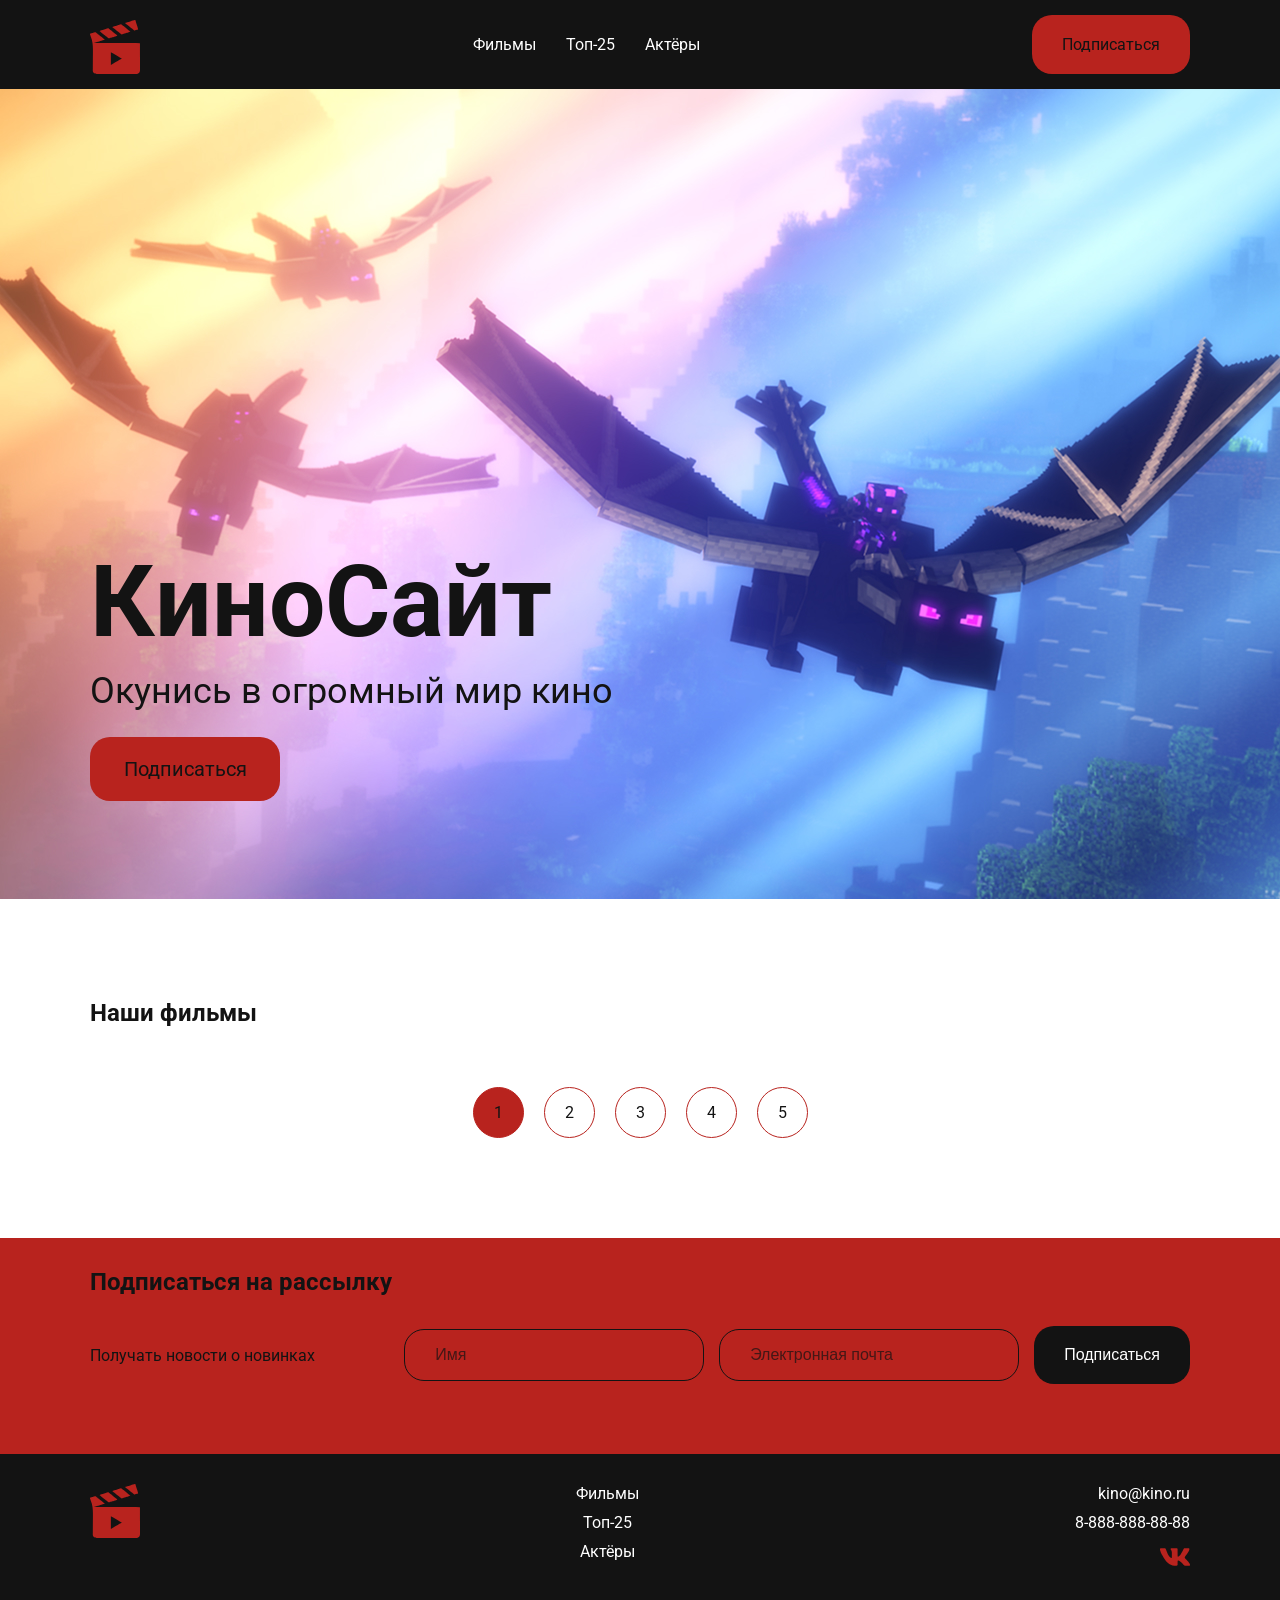
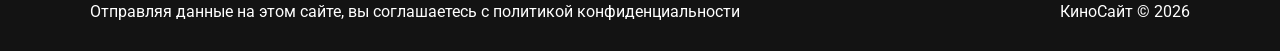
<file: index.html>
<!DOCTYPE html>
<html lang="ru">

<head>
    <meta charset="UTF-8">
    <meta name="viewport" content="width=device-width, initial-scale=1.0">
    <meta name="description" content="Сайт для получения информации о фильмах">
    <meta name="keywords" content="кино смотреть фильм кинопоиск киносайт">
    <meta property="og:title" content="КиноСайт - поиск лучших фильмов">
    <title>КиноСайт</title>
    <link rel="stylesheet" href="css/reset.css">
    <link rel="stylesheet" href="css/fonts.css">
    <link rel="stylesheet" href="css/style.css">
    <link rel="stylesheet" href="css/media.css">
</head>

<body>
    <div class="header-placeholder"></div>
    <main class="main">
        <section class="hero">
            <div class="container">
                <h1 class="hero__title">КиноСайт</h1>
                <p class="hero__subtitle">Окунись в огромный мир кино</p>
                <a class="hero__cta" href="#subscribe">Подписаться</a>
            </div>
        </section>
        <section class="films" id="films">
            <div class="container">
                <h2 class="films__title title">Наши фильмы</h2>
                <div class="films__cards">
                </div>
                <div class="films__pagination">
                    <div class="films__pagination-number number-1 number--active">1</div>
                    <div class="films__pagination-number number-2">2</div>
                    <div class="films__pagination-number number-3">3</div>
                    <div class="films__pagination-number number-4">4</div>
                    <div class="films__pagination-number number-5">5</div>
                </div>
            </div>
        </section>
        <div class="subscribe-placeholder"></div>
    </main>
    <div class="footer-placeholder"></div>
    <script src="js/get-block.js"></script>
    <script src="js/script.js"></script>
</body>
</html>
</file>
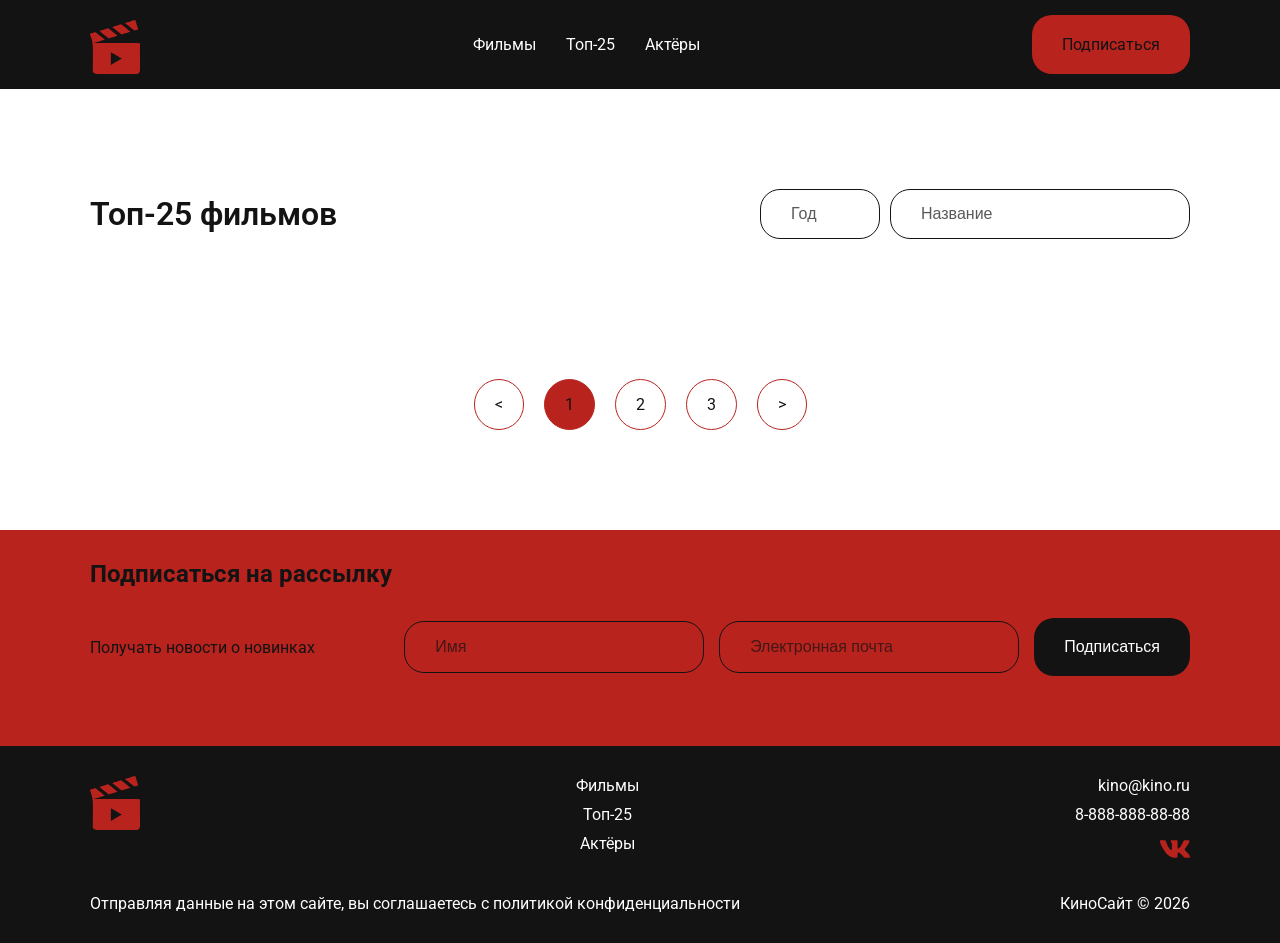
<file: top.html>
<!DOCTYPE html>
<html lang="ru">
<head>
    <meta charset="UTF-8">
    <meta name="viewport" content="width=device-width, initial-scale=1.0">
    <title>Киносайт | Топ-25</title>
    <link rel="stylesheet" href="css/reset.css">
    <link rel="stylesheet" href="css/fonts.css">
    <link rel="stylesheet" href="css/style.css">
    <link rel="stylesheet" href="css/top.css">
    <link rel="stylesheet" href="css/media.css">
</head>
<body>
    <div class="header-placeholder"></div>
    <main class="main">
        <section class="filters">
            <div class="container">
                <div class="filters__wrapper">
                    <h1 class="filters__title">Топ-25 фильмов</h1>
                    <div class="filters__inputs">
                        <input class="filters__input input-year" placeholder="Год" type="number">
                        <input class="filters__input input-title" placeholder="Название" type="text">
                    </div>
                </div>
            </div>
        </section>
        <section class="top">
            <div class="container">
                <div class="top__cards">
                </div>
                <div class="films__pagination">
                    <div class="films__pagination-number prev"><</div>
                    <div class="films__pagination-number number--active">1</div>
                    <div class="films__pagination-number">2</div>
                    <div class="films__pagination-number">3</div>
                    <div class="films__pagination-number next">></div>
                </div>
            </div>
        </section>
        <div class="subscribe-placeholder"></div>
    </main>
    <div class="footer-placeholder"></div>
    <script src="js/get-block.js"></script>
    <script src="js/top.js"></script>
</body>
</html>
</file>
<file: css/fonts.css>
@font-face {
    font-family: "Roboto";
    src: url("../fonts/Roboto-VariableFont_wdth\,wght.ttf");
}
</file>
<file: css/style.css>
:root{
    --main: #131313;
    --main-opacity: rgba(19, 19, 19, .7);
    --second: #FFFFFF;
    --accent: #B8231E;
    --hover-accent: #98201C;
    --transition: all .2s ease-in;
    --padding-components:20px 30px
}
.container{
    max-width: 1500px;
    margin: 0 auto;
}
body{
    font-family: "Roboto", sans-serif;
    display: flex;
    flex-direction: column;
    min-height: 100vh;
    background-color: var(--second);
}
.header{
    background-color:var(--main);
    padding: 15px 0;
}
.header__wrapper{
    display: flex;
    justify-content: space-between;
    align-items: center;
}
.header__logo{
    max-width: 50px;
    max-height: 50px;
}
.header__menu-burger{
    display: none;
    cursor: pointer;
    position: relative;
}
.header__menu-list{
    display: flex;
    gap: 30px;
    font-size: 16px;
}
.header__menu--active{
    display: flex;
    position: absolute;
    background-color: var(--main);
    padding: 10px 30px 30px;
    flex-direction: column;
    gap: 20px;
    min-width: 180px;
    right: 0;
}
.header__menu-link{
    color: var(--second);
    font-size: 16px;
    transition: var(--transition);
}
.header__menu-link:hover{
    color: var(--accent);
}
.header__cta{
    font-size: 16px;
    border-radius: 20px;
    background-color: var(--accent);
    color: var(--main);
    padding: var(--padding-components);
    transition: var(--transition);
}
.header__cta:hover{
    background-color: var(--hover-accent);
}
.main{
    flex: 1;
}
.title{
    font-weight: 500px;
    font-size: 24px;
    margin-bottom: 30px;
    color: var(--main);
}
.hero{
    background-image: url("../img/Hero.webp");
    background-size: cover;
    padding: 454px 0px 240px;
    color: var(--main);
    background-position: center;
    max-height: 810px;
}
.hero__title{
    font-weight: 600px;
    font-size: 100px;
    margin-bottom: 10px;
    color: #131313;
}
.hero__subtitle{
    font-size: 36px;
    margin-bottom: 25px;
    color: #131313;
}
.hero__cta{
    color: var(--main);
    font-size: 20px;
    background-color: var(--accent);
    border-radius: 20px;
    padding: var(--padding-components);
    max-width: 190px;
    text-align: center;
    transition: var(--transition);
}
.hero__cta:hover{
    background-color: var(--hover-accent);
}
.films{
    padding: 100px 0;
}
.films__cards{
    display: grid;
    grid-template-columns: repeat(auto-fill, 270px);
    gap: 30px;
    justify-content: center;
}
.films__card{
    border: 1px solid var(--main);
    border-radius: 10px;
    width: 270px;
    padding: 11px;
    color: var(--main);
}
.films__card-img{
    background-color: var(--main-opacity);
    border-radius: 10px;
    width: 247px;
    display: block;
    margin-bottom: 10px;
}
.films__card-title{
    font-size: 18px;
    font-weight: 400px;
    height: 45px;
    margin-bottom: 14px;
}
.films__card-wrapper{
    display: flex;
    justify-content: space-between;
    align-items: center;
    margin-bottom: 10px;
}
.films__card-link{
    color: var(--main);
    border: 1px solid var(--accent);
    border-radius: 20px;
    padding: 16px 30px;
    text-align: center;
    transition: var(--transition);
    cursor: pointer;
}
.films__card-link:hover{
    color: var(--accent);
}
.films__pagination{
    display: flex;
    align-items: center;
    justify-content: center;
    gap: 20px;
    margin-top: 30px;
}
.films__pagination-number{
    border: 1px solid var(--accent);
    color: var(--main);
    font-size: 16px;
    padding: 15px 20px;
    text-align: center;
    cursor: pointer;
    border-radius: 50px;
}
.films__pagination-number.number--active{
    background-color: var(--accent);
}
.subscribe{
    background-color: var(--accent);
    color: var(--main);
    padding: 30px 0 70px;
}
.subscribe__wrapper{
    display: flex;
    justify-content: space-between;
    align-items: center;
    flex-wrap: wrap;
    gap: 10px;
}
.subscribe__form{
    display: flex;
    align-items: center;
    gap: 15px;
    flex-wrap: wrap;
}
.subscribe__form-input{
    font-size: 16px;
    border: 1px solid var(--main);
    border-radius: 20px;
    padding: 16px 30px;
    background-color: transparent;
    outline: none;
    width: 300px;
}
.subscribe__form-input.required{
    box-shadow: 0px 0px 20px 10px red;
}
.subscribe__form-input::placeholder{
    color: var(--main-opacity);
}
.subscribe__form-btn{
    color: var(--second);
    background-color: var(--main);
    padding: var(--padding-components);
    border-radius: 20px;
    font-size: 16px;
    border: none;
    cursor: pointer;
    transition: var(--transition);
}
.subscribe__form-btn:hover{
    color: var(--accent);
    
}
.footer{
    background-color: var(--main);
    padding: 30px 0;
}
.footer__wrapper-top{
    display: flex;
    justify-content: space-between;
    align-items: start;
    margin-bottom: 30px;
}
.footer__logo{
    max-width: 50px;
    max-height: 50px;
}
.footer__menu-list{
    display: flex;
    flex-direction: column;
    gap: 10px;
    text-align: center;
}
.footer__contacts{
    display: flex;
    flex-direction: column;
    gap: 10px;
    align-items: end;
}
.footer__menu-link, .footer__contacts-item{
    color: var(--second);
    transition: var(--transition);
}
.footer__menu-link:hover, .footer__contacts-item:hover{
    color: var(--accent);
}
.footer__contacts-item.contacts-icon{
    max-width: 30px;
    max-height: 30px;
}
.footer__wrapper-bottom{
    display: flex;
    justify-content: space-between;
    align-items: center;
    color: var(--second);
    gap: 50px;
}
.footer__polit{
    color: var(--second);
    transition: var(--transition);
    display: inline;
}
.footer__polit:hover{
    color: var(--accent);
}
.movie__actors-list{
    list-style: circle;
    list-style-position: inside;
}
</file>
<file: css/media.css>
@media(prefers-color-scheme: dark){
    :root{
        --main: #fff;
        --second: #131313;
    }
    .header, .footer{
        background-color: var(--second);
        color: var(--main);
    }
    .footer a{
        color: var(--main);
    }
    .footer__copyright{
        color: var(--main);
    }
    .header__menu-link{
        color: var(--main);
    }
    .header__menu-active{
        background-color: var(--second);
    }
    .header__menu--active{
        background-color: var(--second);
    }
}
@media (max-width: 1510px) {
    .container{
        max-width: 1300px;
    }
    .actor_modal{
        left: 15%;
    }
}
@media (max-width: 1310px) {
    .container{
        max-width: 1100px
    }
}
@media (max-width: 1110px) {
    .container{
        max-width: 900px
    }
    .top__card-info{
        margin-right: 50px;
    }
    .movie__wrapper{
        flex-direction: column;
    }
    .movie__img{
        margin: 0 auto;
    }
    .actor_modal{
        left: 10%;
        max-width: 650px;
    }
}
@media (max-width: 910px) {
    .container{
        max-width: 700px;
    }
    .hero{
        background-position: left;
    }
    .filters__wrapper{
        flex-direction: column;
        gap: 20px;
    }
    .top__card{
        flex-direction: column;
    }
    .actor_modal{
        max-width: 450px;
        left: 25px;
    }
    .actor_modal__wrapper{
        flex-direction: column;
        gap: 0;
    }
    .actor_modal__img{
        width: 200px;
    }
    .actor_modal__name{
        font-size: 30px;
        margin-bottom: 5px;
    }
    .actor_modal__age{
        font-size: 16px;
        margin-bottom: 10px;
    }
    .actor_modal__title{
        font-size: 20px;
        margin-bottom: 5px;
    }
    .actor_modal__text{
        font-size: 16px;
    }
}
@media (max-width: 700px) {
    .header__cta{
        display: none;
    }
    .header__menu-list{
        display: none;
    }
    .header__menu-burger{
        display: block;
    }
    .container{
        margin-left: 15px;
        margin-right: 15px;
    }
    .hero{
        padding: 100px 0 82px;
    }
    .hero__title{
        font-size: 70px;
    }
    .hero__subtitle{
        font-size: 24px;
    }
    .hero__cta{
        font-size: 18px;
    }
    .actor_modal{
        left: 15%;
    }
}
@media (max-width: 600px) {
    .actors-cards + .films__pagination{
        gap: 5px;
        flex-wrap: wrap;
    }
    .movie__info{
        flex-wrap: wrap;
        justify-content: center;
        margin-bottom: 20px;
    }
    .movie__rating{
        gap: 0px;
    }
    .movie__img{
        width: 350px;
        margin-bottom: 20px;
    }
}
@media (max-width: 450px) {
    .footer__wrapper-top{
        flex-direction: column;
        gap: 30px;
    }
    .footer__menu-list{
        align-items: start;
    }
    .footer__contacts{
        align-items: start;
    }
    .footer__wrapper-bottom{
        flex-direction: column;
        gap: 10px;
        align-items: start;
    }
    .hero__title{
        font-size: 48px;
    }
    .films__pagination{
        gap: 5px;
    }
    .subscribe__form-input{
        width: 250px;
    }
    .movie__rating svg{
        width: 28px;
        height: 26px;
    }
    .actor_modal{
        left: 5%;
        max-width: 300px;
    }
}
@media (max-width: 390px) {
    .movie__img{
        width: 280px;
    }
}
</file>
<file: css/top.css>
.filters{
    padding-top: 100px;
    padding-bottom: 80px;
}
.filters__wrapper{
    display: flex;
    align-items: center;
    justify-content: space-between;
}
.filters__title{
    color: var(--main);
    font-size: 32px;
    font-weight: 600;
}
.filters__inputs{
    display: flex;
    gap: 10px;
    align-items: center;
    flex: wrap;
    justify-content: center;
}
.filters__input{
    border: 1px solid var(--main);
    border-radius: 20px;
    padding: 15px 30px;
    font-size: 16px;
    outline: none;
}
.filters__input::placeholder{
    color: var(--main-opacity);
}
.filters__input.input-year{
    width: 120px;
}
.filters__input.input-title{
    width: 300px;
}
.top{
    padding-bottom: 100px;
}
.no-films{
    text-align: center;
    color: var(--main);
    font-weight: 500;
}
.top__cards{
    margin-bottom: 60px;
}
.top__card{
    display: flex;
    color: var(--main);
    justify-content: center;
    margin-bottom: 60px;
    align-items: start;
}
.top__card-grandPlace{
    font-weight: 600;
    font-size: 100px;
    color: var(--accent);
    margin-right: 40px;
}
.top__card-topPlace{
    font-weight: 600;
    font-size: 70px;
    color: var(--main);
    margin-right: 48px;
}
.top__card-middlePlace{
    font-weight: 600;
    font-size: 50px;
    color: var(--main);
    margin-right: 39px;
}
.top__card-bottomPlace{
    font-weight: 600;
    font-size: 40px;
    color: var(--main);
    margin-right: 45px;
}
.top__card-img{
    background-color: gray;
    width: 170px;
    margin-right: 50px;
    display: block;
    border-radius: 10px;
    margin-top: 15px;
}
.top__card-info{
    max-width: 600px;
    margin-top: 15px;
    margin-right: 85px;
}
.top__card-title{
    color: var(--main);
    font-weight: 500;
    font-size: 24px;
    margin-bottom: 15px;
}
.top__card-title-link{
    color: var(--main);
}
.top__card-desc{
    font-size: 400;
    font-size: 20;
    margin-bottom: 15px;
}
.top__card-rating{
    font-weight: 400;
    font-size: 20px;
}
.top__card-data-item{
    margin-bottom: 30px;
    margin-top: 25px;
    margin-right: 20px;
    text-align: center;
}
.top__card-data-title{
    font-weight: 400;
    font-size: 18px;
}
.top__card-data-text{
    font-weight: 400;
    font-size: 16px;
}
</file>
